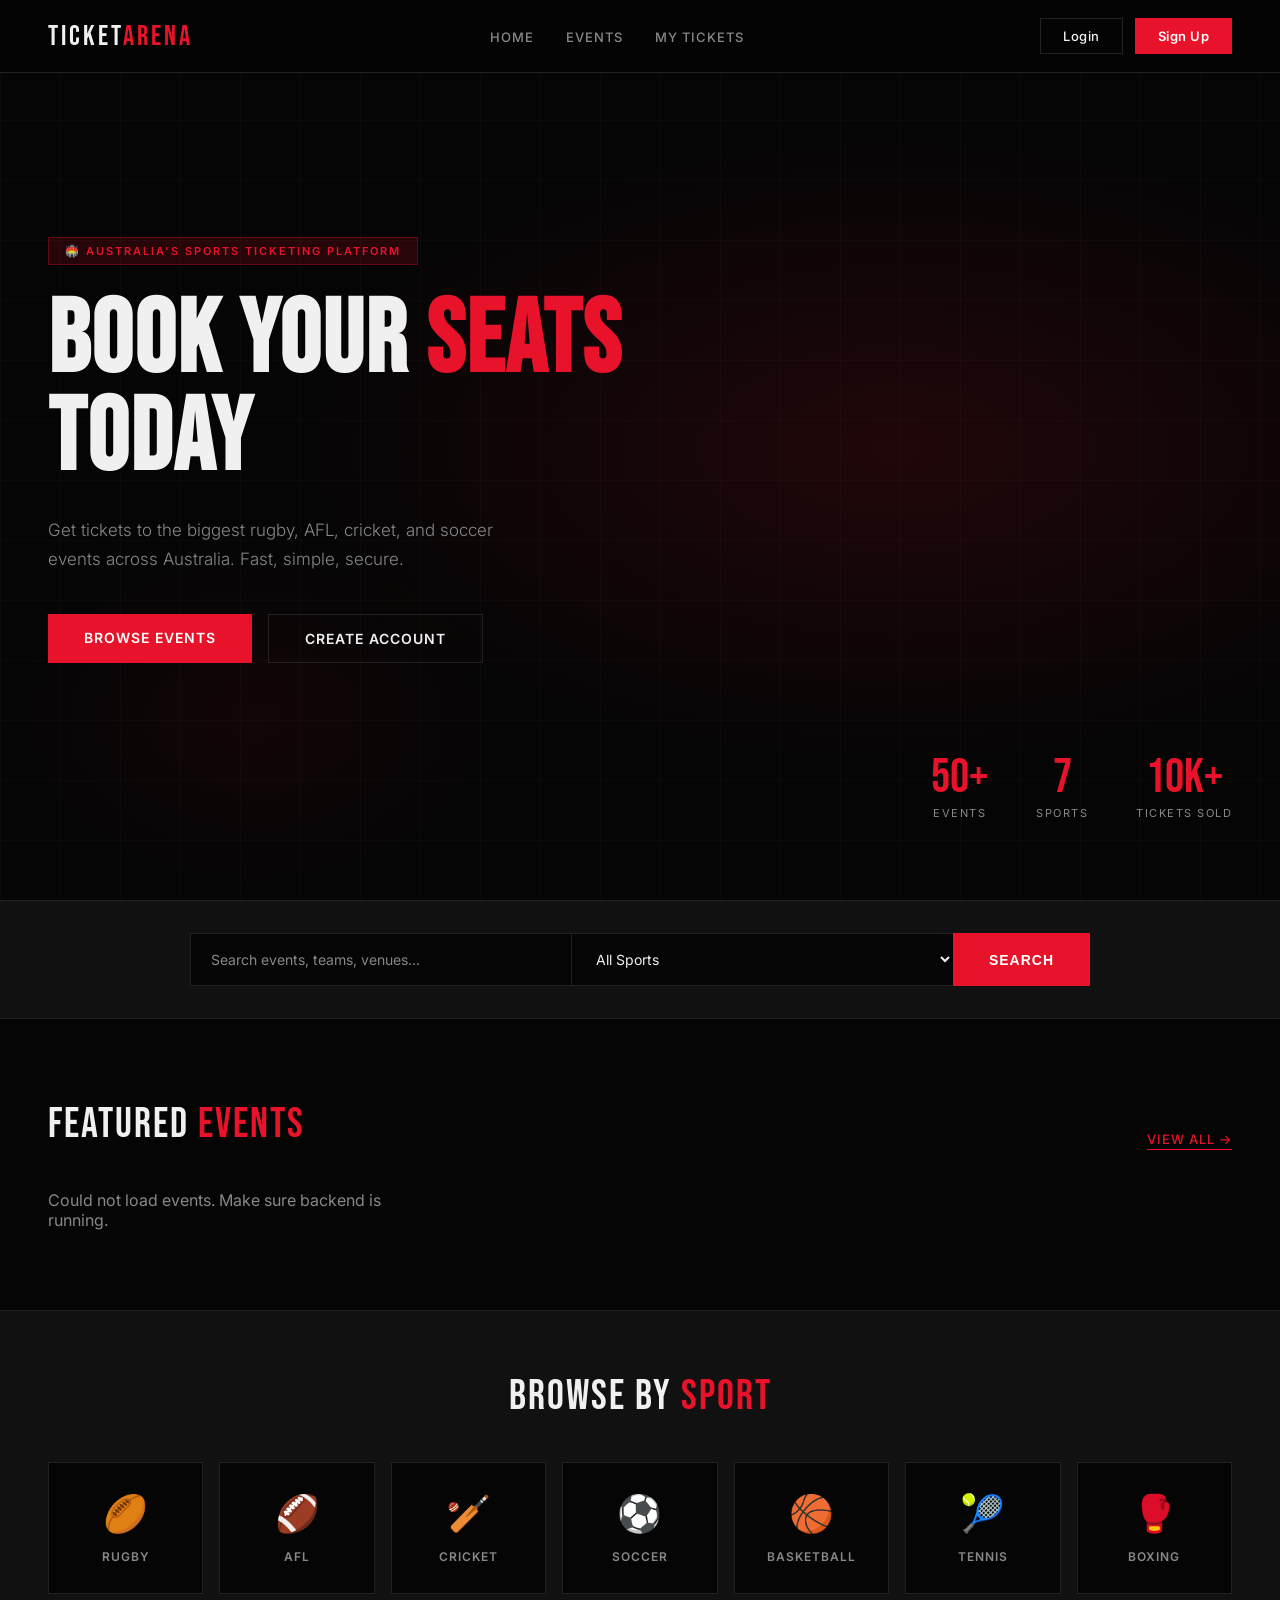
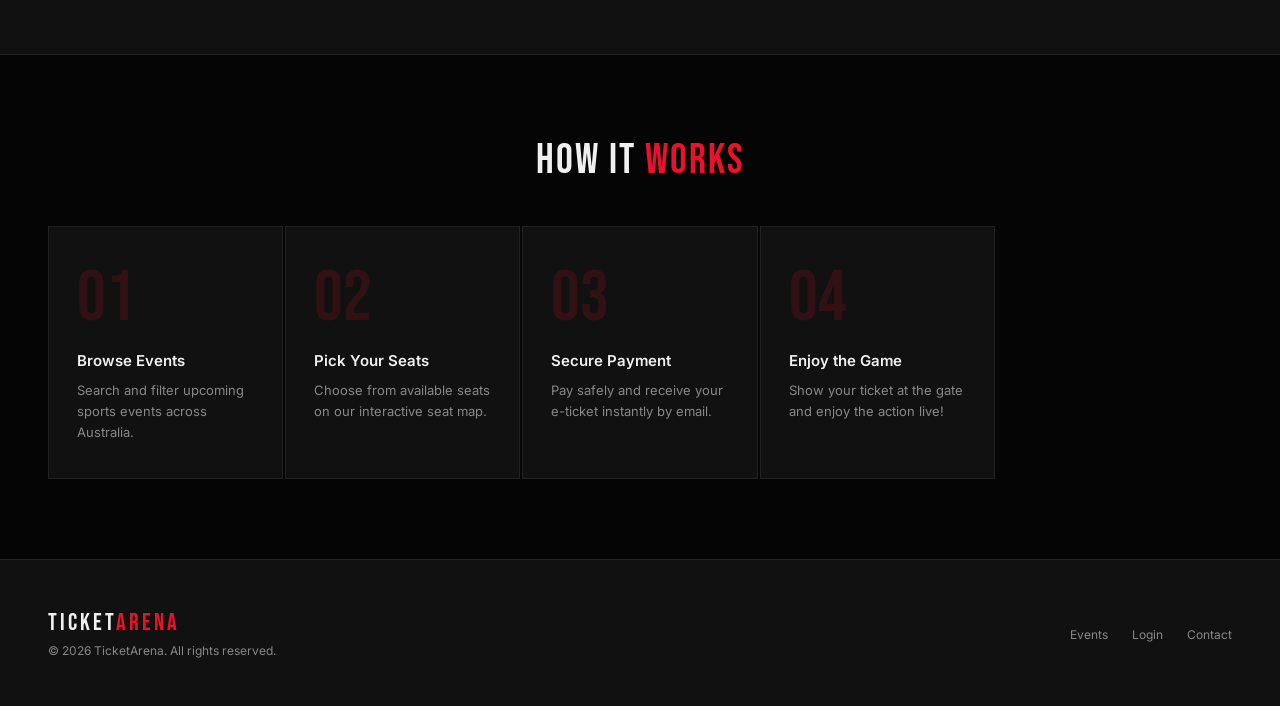
<file: index.html>
<!DOCTYPE html>
<html lang="en">
<head>
    <meta charset="UTF-8">
    <meta name="viewport" content="width=device-width, initial-scale=1.0">
    <title>Ticket Arena – Book Sports Tickets</title>
    <link rel="stylesheet" href="style.css">
    <link rel="stylesheet" href="home.css">
  
</head>
<body>

    <!-- NAVBAR -->
    <nav>
        <a href="index.html" class="logo">TICKET<span>ARENA</span></a>
        <ul class="nav-links">
            <li><a href="index.html">Home</a></li>
            <li><a href="events.html">Events</a></li>
            <li><a href="dashboard.html">My Tickets</a></li>
        </ul>
        <div class="nav-buttons">
            <a href="login.html" class="btn-outline">Login</a>
            <a href="login.html" class="btn-primary">Sign Up</a>
        </div>
    </nav>

    <!-- HERO -->
    <section class="hero">
        <div class="hero-bg"></div>
        <div class="hero-grid"></div>
        <div class="hero-content">
            <div class="hero-tag">🏟️ Australia's Sports Ticketing Platform</div>
            <h1>BOOK YOUR <span>SEATS</span> TODAY</h1>
            <p>Get tickets to the biggest rugby, AFL, cricket, and soccer events across Australia. Fast, simple, secure.</p>
            <div class="hero-buttons">
                <a href="events.html" class="btn-large primary">Browse Events</a>
                <a href="login.html" class="btn-large secondary">Create Account</a>
            </div>
        </div>
        <div class="hero-stats">
            <div class="stat">
                <div class="stat-number">50+</div>
                <div class="stat-label">Events</div>
            </div>
            <div class="stat">
                <div class="stat-number">7</div>
                <div class="stat-label">Sports</div>
            </div>
            <div class="stat">
                <div class="stat-number">10K+</div>
                <div class="stat-label">Tickets Sold</div>
            </div>
        </div>
    </section>

    <!-- SEARCH BAR -->
    <section class="search-section">
        <div class="search-bar">
            <input type="text" id="searchInput" placeholder="Search events, teams, venues...">
            <select id="sportFilter">
                <option value="">All Sports</option>
                <option value="Rugby">Rugby</option>
                <option value="AFL">AFL</option>
                <option value="Cricket">Cricket</option>
                <option value="Soccer">Soccer</option>
                <option value="Basketball">Basketball</option>
                <option value="Tennis">Tennis</option>
                <option value="Boxing">Boxing</option>
            </select>
            <button onclick="searchEvents()">Search</button>
        </div>
    </section>

    <!-- FEATURED EVENTS -->
    <section class="section">
        <div class="section-header">
            <div class="section-title">FEATURED <span>EVENTS</span></div>
            <a href="events.html" class="section-link">View All →</a>
        </div>
        <div class="events-grid" id="eventsGrid">
            <p style="color:var(--muted)">Loading events...</p>
        </div>
    </section>

    <!-- SPORTS GRID -->
    <section class="sports-section">
        <div class="section-title" style="text-align:center">BROWSE BY <span>SPORT</span></div>
        <div class="sports-grid">
            <a href="events.html?sport=Rugby" class="sport-card"><span class="sport-emoji">🏉</span><span class="sport-name">Rugby</span></a>
            <a href="events.html?sport=AFL" class="sport-card"><span class="sport-emoji">🏈</span><span class="sport-name">AFL</span></a>
            <a href="events.html?sport=Cricket" class="sport-card"><span class="sport-emoji">🏏</span><span class="sport-name">Cricket</span></a>
            <a href="events.html?sport=Soccer" class="sport-card"><span class="sport-emoji">⚽</span><span class="sport-name">Soccer</span></a>
            <a href="events.html?sport=Basketball" class="sport-card"><span class="sport-emoji">🏀</span><span class="sport-name">Basketball</span></a>
            <a href="events.html?sport=Tennis" class="sport-card"><span class="sport-emoji">🎾</span><span class="sport-name">Tennis</span></a>
            <a href="events.html?sport=Boxing" class="sport-card"><span class="sport-emoji">🥊</span><span class="sport-name">Boxing</span></a>
        </div>
    </section>

    <!-- HOW IT WORKS -->
    <section class="steps-section">
        <div class="section-title" style="text-align:center; margin-bottom:8px">HOW IT <span>WORKS</span></div>
        <div class="steps-grid">
            <div class="step"><div class="step-number">01</div><div class="step-title">Browse Events</div><div class="step-desc">Search and filter upcoming sports events across Australia.</div></div>
            <div class="step"><div class="step-number">02</div><div class="step-title">Pick Your Seats</div><div class="step-desc">Choose from available seats on our interactive seat map.</div></div>
            <div class="step"><div class="step-number">03</div><div class="step-title">Secure Payment</div><div class="step-desc">Pay safely and receive your e-ticket instantly by email.</div></div>
            <div class="step"><div class="step-number">04</div><div class="step-title">Enjoy the Game</div><div class="step-desc">Show your ticket at the gate and enjoy the action live!</div></div>
        </div>
    </section>

    <!-- FOOTER -->
    <footer>
        <div>
            <div class="footer-logo">TICKET<span>ARENA</span></div>
            <div class="footer-text">© 2026 TicketArena. All rights reserved.</div>
        </div>
        <ul class="footer-links">
            <li><a href="events.html">Events</a></li>
            <li><a href="login.html">Login</a></li>
            <li><a href="#">Contact</a></li>
        </ul>
    </footer>

    <script src="main.js"></script>
    <script>
async function loadFeaturedEvents() {
    const grid = document.getElementById('eventsGrid');
    try {
        const res = await fetch(`${API}/api/events`);
        const events = await res.json();

        if (!events.length) {
            grid.innerHTML = '<p style="color:var(--muted)">No events available.</p>';
            return;
        }

        // Show only first 4 events on homepage
        const featured = events.slice(0, 4);
        grid.innerHTML = featured.map(e => `
            <div class="event-card">
                <div class="event-sport">${e.sport}</div>
                <h3 class="event-title">${e.title}</h3>
                <div class="event-details">
                    <span>📅 ${new Date(e.event_date).toLocaleDateString('en-AU', {day:'numeric', month:'short', year:'numeric'})}</span>
                    <span>🏟️ ${e.venue}, ${e.city}</span>
                    <span>💺 ${e.available_seats} seats left</span>
                </div>
                <div class="event-footer">
                    <span class="event-price">$${parseFloat(e.price).toFixed(2)}</span>
                    <a href="booking.html?id=${e.id}" class="btn-primary">Book Now</a>
                </div>
            </div>
        `).join('');

    } catch (err) {
        grid.innerHTML = '<p style="color:var(--muted)">Could not load events. Make sure backend is running.</p>';
    }
}

loadFeaturedEvents();
</script>
</body>
</html>
</file>
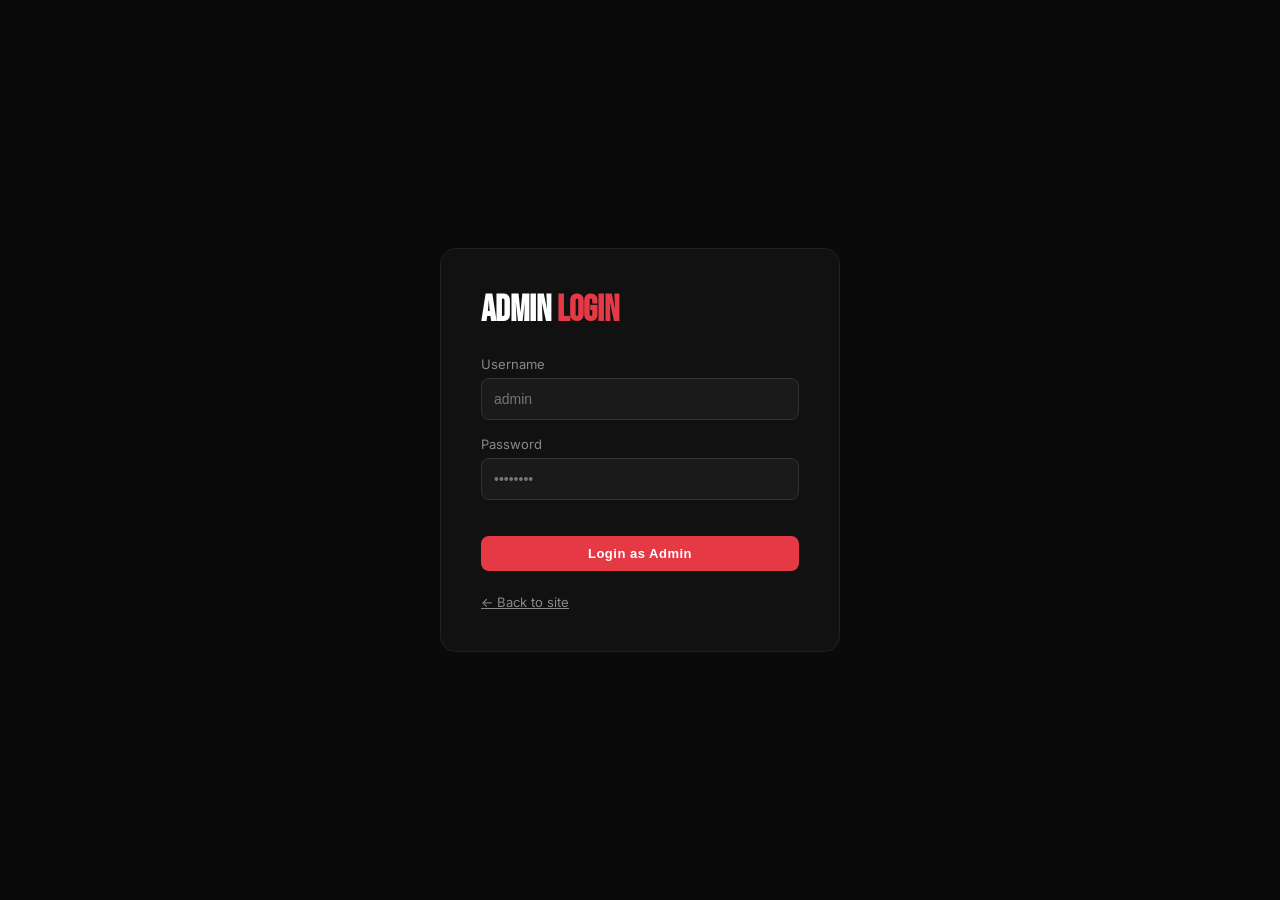
<file: admin.html>
<!DOCTYPE html>
<html lang="en">
<head>
    <meta charset="UTF-8">
    <meta name="viewport" content="width=device-width, initial-scale=1.0">
    <title>Admin Panel – Ticket Arena</title>
    <link rel="stylesheet" href="style.css">
    <style>
        body { font-family: 'Inter', sans-serif; background: #0a0a0a; color: #fff; }
        .admin-container { max-width: 1100px; margin: 0 auto; padding: 40px 24px; }
        .admin-header { display: flex; justify-content: space-between; align-items: center; margin-bottom: 32px; }
        .admin-title { font-family: 'Bebas Neue', sans-serif; font-size: 48px; }
        .admin-title span { color: #e63946; }
        table { width: 100%; border-collapse: collapse; background: #111; border-radius: 12px; overflow: hidden; margin-bottom: 32px; }
        th { background: #1a1a1a; padding: 14px 16px; text-align: left; font-size: 12px; text-transform: uppercase; color: #888; }
        td { padding: 14px 16px; border-bottom: 1px solid #222; font-size: 14px; }
        tr:last-child td { border-bottom: none; }
        .badge { padding: 4px 10px; border-radius: 20px; font-size: 11px; font-weight: 600; }
        .badge-green { background: #1a3a1a; color: #4caf50; }
        .badge-red { background: #3a1a1a; color: #f44336; }
        .btn-delete { background: transparent; border: 1px solid #f44336; color: #f44336; padding: 6px 14px; border-radius: 6px; cursor: pointer; font-size: 12px; }
        .btn-delete:hover { background: #f44336; color: white; }
        .btn-primary { background: #e63946; color: white; border: none; padding: 10px 20px; border-radius: 8px; cursor: pointer; font-weight: 600; }
        .btn-primary:hover { background: #c1121f; }
        .btn-logout { background: transparent; border: 1px solid #888; color: #888; padding: 8px 16px; border-radius: 6px; cursor: pointer; }

        /* Login Screen */
        .login-screen { display: flex; justify-content: center; align-items: center; min-height: 100vh; }
        .login-box { background: #111; border: 1px solid #222; border-radius: 16px; padding: 40px; width: 100%; max-width: 400px; }
        .login-box h2 { font-family: 'Bebas Neue', sans-serif; font-size: 36px; margin-bottom: 24px; }
        .login-box h2 span { color: #e63946; }
        .form-group { margin-bottom: 16px; }
        .form-group label { display: block; font-size: 13px; color: #888; margin-bottom: 6px; }
        .form-group input, .form-group select { width: 100%; padding: 12px; background: #1a1a1a; border: 1px solid #333; border-radius: 8px; color: white; font-size: 14px; box-sizing: border-box; }
        .error-msg { color: #f44336; font-size: 13px; margin-top: 8px; display: none; }

        /* Add Event Form */
        .add-event-form { background: #111; border: 1px solid #222; border-radius: 12px; padding: 24px; margin-bottom: 32px; }
        .add-event-form h3 { font-family: 'Bebas Neue', sans-serif; font-size: 28px; margin-bottom: 20px; }
        .form-grid { display: grid; grid-template-columns: 1fr 1fr; gap: 16px; }
        .section-title { font-family: 'Bebas Neue', sans-serif; font-size: 28px; margin-bottom: 16px; }
    </style>
</head>
<body>

<!-- LOGIN SCREEN -->
<div class="login-screen" id="loginScreen">
    <div class="login-box">
        <h2>ADMIN <span>LOGIN</span></h2>
        <div class="form-group">
            <label>Username</label>
            <input type="text" id="adminUser" placeholder="admin">
        </div>
        <div class="form-group">
            <label>Password</label>
            <input type="password" id="adminPass" placeholder="••••••••">
        </div>
        <div class="error-msg" id="loginError">Invalid credentials.</div>
        <br>
        <button class="btn-primary" style="width:100%" onclick="adminLogin()">Login as Admin</button>
        <br><br>
        <a href="index.html" style="color:#888;font-size:13px;">← Back to site</a>
    </div>
</div>

<!-- ADMIN PANEL -->
<div class="admin-container" id="adminPanel" style="display:none">
    <div class="admin-header">
        <div class="admin-title">ADMIN <span>PANEL</span></div>
        <div style="display:flex;gap:12px;align-items:center;">
            <span style="color:#888;font-size:14px;">🔐 Logged in as Admin</span>
            <button class="btn-logout" onclick="adminLogout()">Logout</button>
            <a href="index.html" style="color:#888;font-size:13px;">← Back to site</a>
        </div>
    </div>

    <!-- ADD EVENT FORM -->
    <div class="add-event-form">
        <h3>➕ ADD NEW EVENT</h3>
        <div class="form-grid">
            <div class="form-group">
                <label>Event Title</label>
                <input type="text" id="newTitle" placeholder="e.g. NRL Grand Final 2026">
            </div>
            <div class="form-group">
                <label>Sport Category</label>
                <select id="newCategory">
                    <option value="1">Cricket</option>
                    <option value="2">Football</option>
                    <option value="3">AFL</option>
                    <option value="4">Basketball</option>
                    <option value="5">Tennis</option>
                    <option value="6">Boxing</option>
                </select>
            </div>
            <div class="form-group">
                <label>Venue</label>
                <select id="newVenue">
                    <option value="1">MCG, Melbourne</option>
                    <option value="2">Accor Stadium, Sydney</option>
                    <option value="3">Rod Laver Arena, Melbourne</option>
                    <option value="4">Qudos Bank Arena, Sydney</option>
                    <option value="5">Marvel Stadium, Melbourne</option>
                </select>
            </div>
            <div class="form-group">
                <label>Event Date</label>
                <input type="date" id="newDate">
            </div>
            <div class="form-group">
                <label>Event Time</label>
                <input type="time" id="newTime">
            </div>
            <div class="form-group">
                <label>Price ($)</label>
                <input type="number" id="newPrice" placeholder="75">
            </div>
            <div class="form-group">
                <label>Total Seats</label>
                <input type="number" id="newSeats" placeholder="500">
            </div>
        </div>
        <br>
        <button class="btn-primary" onclick="addEvent()">➕ Add Event</button>
        <span id="addMsg" style="margin-left:16px;font-size:13px;color:#4caf50;display:none;">✅ Event added!</span>
    </div>

    <!-- EVENTS TABLE -->
    <div class="section-title">📋 ALL EVENTS</div>
    <table id="eventsTable">
        <thead>
            <tr>
                <th>ID</th>
                <th>Event</th>
                <th>Sport</th>
                <th>Venue</th>
                <th>Date</th>
                <th>Price</th>
                <th>Seats Left</th>
                <th>Status</th>
                <th>Action</th>
            </tr>
        </thead>
        <tbody id="eventsBody">
            <tr><td colspan="9" style="color:#888;text-align:center;">Loading...</td></tr>
        </tbody>
    </table>
</div>
<script>
const API = 'https://ticket-arena-backend-production.up.railway.app';
const ADMIN_TOKEN = 'admin123';

async function adminLogin() {
    const username = document.getElementById('adminUser').value.trim();
    const password = document.getElementById('adminPass').value.trim();

    if (username === 'admin' && password === 'admin123') {
        sessionStorage.setItem('isAdmin', 'true');
        document.getElementById('loginScreen').style.display = 'none';
        document.getElementById('adminPanel').style.display = 'block';
        loadEvents();
    } else {
        document.getElementById('loginError').style.display = 'block';
        document.getElementById('loginError').textContent = 'Invalid credentials.';
    }
}

async function loadEvents() {
    try {
        const res = await fetch(`${API}/api/events`);
        const events = await res.json();
        const tbody = document.getElementById('eventsBody');

        if (!events.length) {
            tbody.innerHTML = '<tr><td colspan="9" style="color:#888;text-align:center;">No events found.</td></tr>';
            return;
        }

        tbody.innerHTML = events.map(e => `
            <tr>
                <td style="color:#888">#${e.id}</td>
                <td style="font-weight:600">${e.title}</td>
                <td>${e.sport}</td>
                <td>${e.venue}</td>
                <td>${new Date(e.event_date).toLocaleDateString('en-AU', {day:'numeric', month:'short', year:'numeric'})}</td>
                <td style="color:#e63946;font-weight:600">$${parseFloat(e.price).toFixed(2)}</td>
                <td>${e.available_seats}</td>
                <td><span class="badge ${e.status === 'Available' ? 'badge-green' : 'badge-red'}">${e.status}</span></td>
                <td>
                    <button class="btn-delete" onclick="deleteEvent(${e.id}, '${e.title}')">🗑️ Delete</button>
                </td>
            </tr>
        `).join('');
    } catch (err) {
        document.getElementById('eventsBody').innerHTML = '<tr><td colspan="9" style="color:red">Could not load events. Backend may be sleeping — wait 30 seconds and refresh.</td></tr>';
    }
}

async function deleteEvent(id, title) {
    if (!confirm(`Are you sure you want to delete "${title}"?`)) return;

    try {
        const res = await fetch(`${API}/api/auth/admin/events/${id}`, {
            method: 'DELETE',
            headers: { 'admin-token': ADMIN_TOKEN },
            credentials: 'include'
        });
        const data = await res.json();
        if (res.ok) {
            alert('✅ Event deleted successfully!');
            loadEvents();
        } else {
            alert(data.error || 'Could not delete event.');
        }
    } catch (err) {
        alert('Cannot connect to server.');
    }
}

async function addEvent() {
    const event_title = document.getElementById('newTitle').value.trim();
    const category_id = document.getElementById('newCategory').value;
    const venue_id = document.getElementById('newVenue').value;
    const event_date = document.getElementById('newDate').value;
    const event_time = document.getElementById('newTime').value;
    const price = document.getElementById('newPrice').value;
    const total_seats = document.getElementById('newSeats').value;

    if (!event_title || !event_date || !event_time || !price || !total_seats) {
        alert('Please fill in all fields.');
        return;
    }

    try {
        const res = await fetch(`${API}/api/auth/admin/events`, {
            method: 'POST',
            headers: { 
                'Content-Type': 'application/json',
                'admin-token': ADMIN_TOKEN
            },
            credentials: 'include',
            body: JSON.stringify({ event_title, category_id, venue_id, event_date, event_time, price, total_seats })
        });
        const data = await res.json();
        if (res.ok) {
            document.getElementById('addMsg').style.display = 'inline';
            setTimeout(() => document.getElementById('addMsg').style.display = 'none', 3000);
            document.getElementById('newTitle').value = '';
            document.getElementById('newDate').value = '';
            document.getElementById('newTime').value = '';
            document.getElementById('newPrice').value = '';
            document.getElementById('newSeats').value = '';
            loadEvents();
        } else {
            alert(data.error || 'Could not add event.');
        }
    } catch (err) {
        alert('Cannot connect to server.');
    }
}

function adminLogout() {
    sessionStorage.removeItem('isAdmin');
    document.getElementById('adminPanel').style.display = 'none';
    document.getElementById('loginScreen').style.display = 'flex';
}

// Check if already logged in
window.addEventListener('DOMContentLoaded', () => {
    if (sessionStorage.getItem('isAdmin') === 'true') {
        document.getElementById('loginScreen').style.display = 'none';
        document.getElementById('adminPanel').style.display = 'block';
        loadEvents();
    }
});
</script>

</body>
</html>
</file>
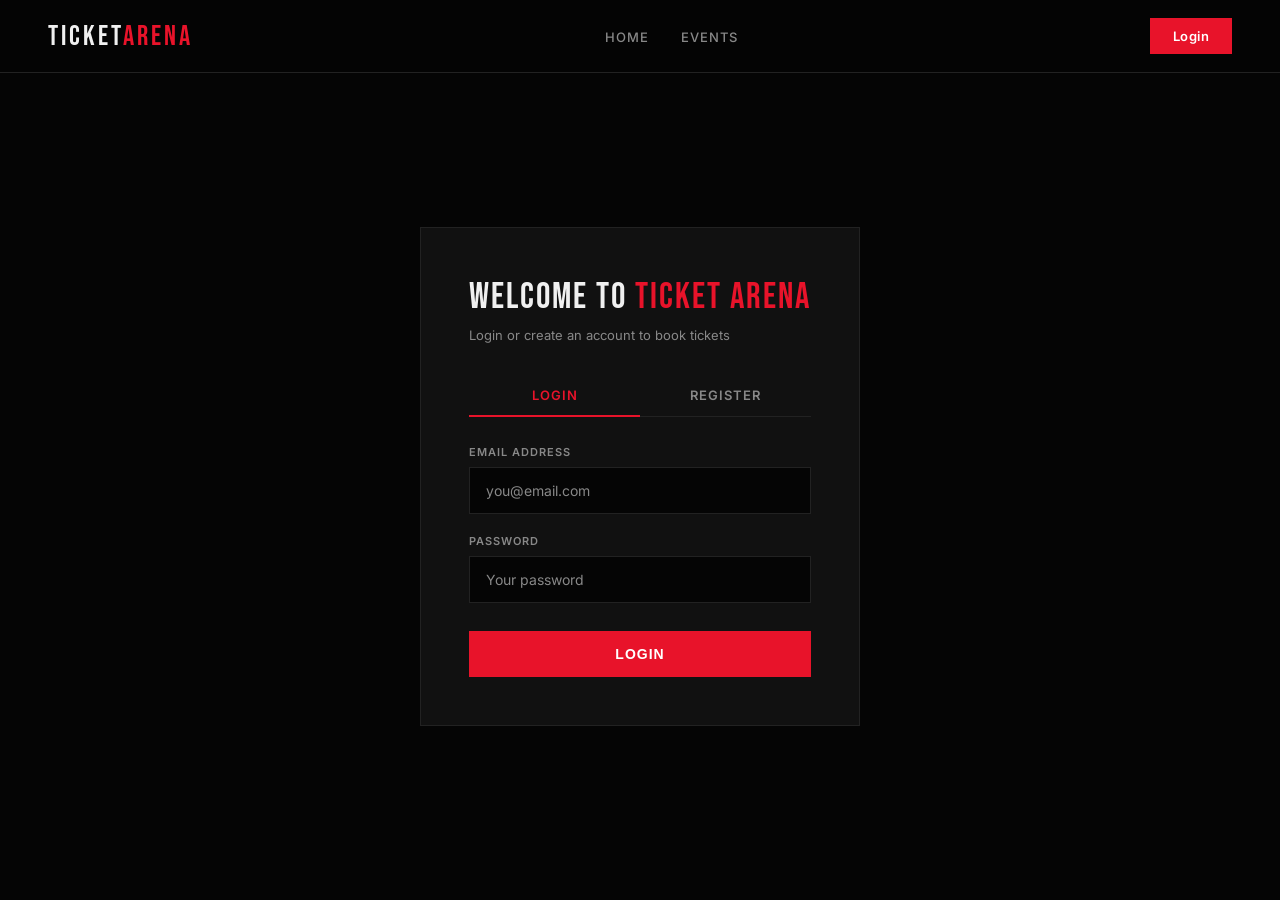
<file: dashboard.html>
<!DOCTYPE html>
<html lang="en">
<head>
    <meta charset="UTF-8">
    <meta name="viewport" content="width=device-width, initial-scale=1.0">
    <title>My Tickets – Ticket Arena</title>
    <link rel="stylesheet" href="style.css">
</head>
<body>
    <nav>
        <a href="index.html" class="logo">TICKET<span>ARENA</span></a>
        <ul class="nav-links">
            <li><a href="index.html">Home</a></li>
            <li><a href="events.html">Events</a></li>
            <li><a href="dashboard.html">My Tickets</a></li>
        </ul>
        <div class="nav-buttons">
            <a href="login.html" class="btn-outline">Login</a>
        </div>
    </nav>

    <main style="max-width:1100px;margin:0 auto;padding:130px 24px 60px;">
        <div style="margin-bottom:28px;">
            <h1 style="font-family:'Bebas Neue',sans-serif;font-size:56px;letter-spacing:2px;">MY <span style="color:var(--red);">TICKETS</span></h1>
            <p style="color:var(--muted);margin-top:8px;">Your recent bookings will appear here.</p>
        </div>
        <div id="ticketList"></div>
    </main>

    <footer>
        <div>
            <div class="footer-logo">TICKET<span>ARENA</span></div>
            <div class="footer-text">© 2026 TicketArena. All rights reserved.</div>
        </div>
        <ul class="footer-links">
            <li><a href="events.html">Events</a></li>
            <li><a href="index.html">Home</a></li>
        </ul>
    </footer>

    <script src="main.js"></script>
    <script>


async function loadMyTickets() {
    const user = JSON.parse(sessionStorage.getItem('user') || '{}');
    const list = document.getElementById('ticketList');

    if (!user.id && !user.full_name) {
        list.innerHTML = '<p style="color:var(--muted)">Please <a href="login.html" style="color:var(--red)">log in</a> to see your tickets.</p>';
        return;
    }

    try {
        const res = await fetch(`${API}/api/bookings/my?user_id=${user.id}`, {
            credentials: 'include'
        });
        const bookings = await res.json();

        if (!bookings.length) {
            list.innerHTML = '<p style="color:var(--muted)">No bookings yet. <a href="events.html" style="color:var(--red)">Browse events →</a></p>';
            return;
        }

        list.innerHTML = bookings.map(b => `
            <div style="background:var(--card);border:1px solid var(--border);border-radius:12px;padding:24px;margin-bottom:20px;display:flex;justify-content:space-between;align-items:center;flex-wrap:wrap;gap:16px;">
                <div>
                    <div style="color:var(--red);font-size:12px;font-weight:600;text-transform:uppercase;margin-bottom:6px;">${b.sport}</div>
                    <div style="font-family:'Bebas Neue',sans-serif;font-size:28px;letter-spacing:1px;">${b.event_title}</div>
                    <div style="color:var(--muted);margin-top:6px;font-size:14px;">
                        📅 ${new Date(b.event_date).toLocaleDateString('en-AU', {day:'numeric', month:'short', year:'numeric'})}
                        &nbsp;|&nbsp; 🏟️ ${b.venue}, ${b.city}
                        &nbsp;|&nbsp; 🎟️ ${b.quantity} ticket${b.quantity > 1 ? 's' : ''}
                    </div>
                    <div style="margin-top:8px;">
                        <span style="background:${b.status === 'Confirmed' ? '#1a3a1a' : '#3a1a1a'};color:${b.status === 'Confirmed' ? '#4caf50' : '#f44336'};padding:4px 12px;border-radius:20px;font-size:12px;font-weight:600;">${b.status}</span>
                    </div>
                </div>
                <div style="text-align:right;">
                    <div style="font-family:'Bebas Neue',sans-serif;font-size:36px;color:var(--red);">$${parseFloat(b.total_amount).toFixed(2)}</div>
                    <div style="color:var(--muted);font-size:12px;">Booking #${b.id}</div>
                    <div style="color:var(--muted);font-size:12px;margin-bottom:12px;">Booked: ${new Date(b.created_at).toLocaleDateString('en-AU')}</div>
                    ${b.status === 'Confirmed' ? `
                        <button 
                            onclick="cancelBooking(${b.id}, ${user.id})"
                            style="background:transparent;border:1px solid #f44336;color:#f44336;padding:8px 16px;border-radius:6px;cursor:pointer;font-size:13px;font-weight:600;transition:all 0.2s;"
                            onmouseover="this.style.background='#f44336';this.style.color='white'"
                            onmouseout="this.style.background='transparent';this.style.color='#f44336'"
                        >Cancel Booking</button>
                    ` : `
                        <span style="color:#f44336;font-size:13px;font-weight:600;">CANCELLED</span>
                    `}
                </div>
            </div>
        `).join('');

    } catch (err) {
        list.innerHTML = '<p style="color:red">Could not load tickets. Make sure backend is running.</p>';
    }
}

async function cancelBooking(bookingId, userId) {
    const confirmed = confirm('Are you sure you want to cancel this booking? This cannot be undone.');
    if (!confirmed) return;

    try {
        const res = await fetch(`${API}/api/bookings/${bookingId}/cancel?user_id=${userId}`, {
            method: 'PUT',
            credentials: 'include'
        });
        const data = await res.json();

        if (res.ok) {
            alert('✅ Booking cancelled successfully. Seats have been released.');
            loadMyTickets(); // Refresh the list
        } else {
            alert(data.error || 'Could not cancel booking.');
        }
    } catch (err) {
        alert('Cannot connect to server. Make sure backend is running.');
    }
}

loadMyTickets();
</script>
</body>
</html>
</file>
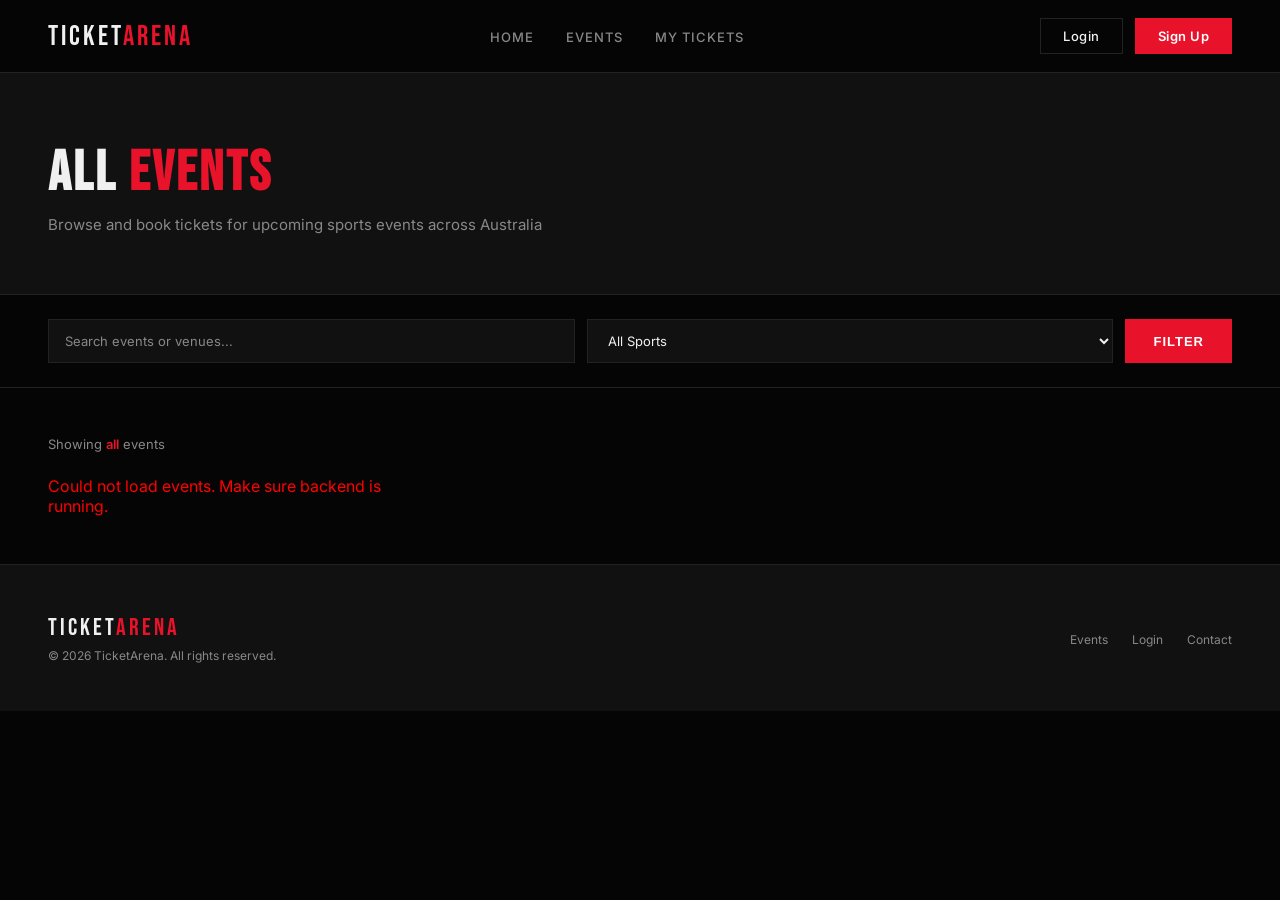
<file: events.html>
<!DOCTYPE html>
<html lang="en">
<head>
    <meta charset="UTF-8">
    <meta name="viewport" content="width=device-width, initial-scale=1.0">
    <title>Events – Ticket Arena</title>
    <link rel="stylesheet" href="style.css">
    <link rel="stylesheet" href="events.css">
</head>
<body>

    <!-- NAVBAR -->
    <nav>
        <a href="index.html" class="logo">TICKET<span>ARENA</span></a>
        <ul class="nav-links">
            <li><a href="index.html">Home</a></li>
            <li><a href="events.html">Events</a></li>
            <li><a href="dashboard.html">My Tickets</a></li>
        </ul>
        <div class="nav-buttons">
            <a href="login.html" class="btn-outline">Login</a>
            <a href="login.html" class="btn-primary">Sign Up</a>
        </div>
    </nav>

    <!-- PAGE HEADER -->
    <div class="page-header">
        <h1>ALL <span>EVENTS</span></h1>
        <p>Browse and book tickets for upcoming sports events across Australia</p>
    </div>

    <!-- FILTERS -->
    <div class="filters-bar">
        <input type="text" id="searchInput" placeholder="Search events or venues...">
        <select id="sportFilter">
            <option value="">All Sports</option>
            <option value="Rugby">Rugby</option>
            <option value="AFL">AFL</option>
            <option value="Cricket">Cricket</option>
            <option value="Soccer">Soccer</option>
            <option value="Basketball">Basketball</option>
            <option value="Tennis">Tennis</option>
            <option value="Boxing">Boxing</option>
        </select>
        <button onclick="searchEvents()">Filter</button>
    </div>

    <!-- EVENTS GRID -->
    <div class="events-section">
        <div class="results-count">Showing <span id="resultCount">all</span> events</div>
        <div class="events-grid" id="eventsGrid">
            <p style="color:var(--muted)">Loading events...</p>
        </div>
    </div>

    <!-- FOOTER -->
    <footer>
        <div>
            <div class="footer-logo">TICKET<span>ARENA</span></div>
            <div class="footer-text">© 2026 TicketArena. All rights reserved.</div>
        </div>
        <ul class="footer-links">
            <li><a href="events.html">Events</a></li>
            <li><a href="login.html">Login</a></li>
            <li><a href="#">Contact</a></li>
        </ul>
    </footer>

    <script src="main.js"></script>
    <script>


async function loadEvents(sport = '') {
    const grid = document.getElementById('eventsGrid');
    grid.innerHTML = '<p style="color:var(--muted)">Loading events...</p>';
    
    try {
        const url = sport ? `${API}/api/events?sport=${sport}` : `${API}/api/events`;
        const res = await fetch(url);
        const events = await res.json();
        
        document.getElementById('resultCount').textContent = events.length;
        
        if (events.length === 0) {
            grid.innerHTML = '<p style="color:var(--muted)">No events found.</p>';
            return;
        }
        
        grid.innerHTML = events.map(e => `
            <div class="event-card">
                <div class="event-sport">${e.sport}</div>
                <h3 class="event-title">${e.title}</h3>
                <div class="event-details">
                    <span>📅 ${new Date(e.event_date).toLocaleDateString('en-AU', {day:'numeric', month:'short', year:'numeric'})}</span>
                    <span>🏟️ ${e.venue}, ${e.city}</span>
                    <span>💺 ${e.available_seats} seats left</span>
                </div>
                <div class="event-footer">
                    <span class="event-price">$${parseFloat(e.price).toFixed(2)}</span>
                    <a href="booking.html?id=${e.id}" class="btn-primary">Book Now</a>
                </div>
            </div>
        `).join('');
        
    } catch (err) {
        grid.innerHTML = '<p style="color:red">Could not load events. Make sure backend is running.</p>';
    }
}

function searchEvents() {
    const sport = document.getElementById('sportFilter').value;
    loadEvents(sport);
}

document.getElementById('searchInput').addEventListener('input', function() {
    const search = this.value.toLowerCase();
    document.querySelectorAll('.event-card').forEach(card => {
        const text = card.textContent.toLowerCase();
        card.style.display = text.includes(search) ? 'block' : 'none';
    });
});

loadEvents();
</script>
</body>
</html>
</file>
<file: style.css>
@import url('https://fonts.googleapis.com/css2?family=Bebas+Neue&family=Inter:wght@300;400;500;600&display=swap');

/* ── CSS VARIABLES ── */
:root {
    --red: #e8132a;
    --dark: #0a0a0a;
    --darker: #050505;
    --card: #111111;
    --border: #222222;
    --text: #f0f0f0;
    --muted: #888888;
    --gold: #f5c518;
}

* { margin: 0; padding: 0; box-sizing: border-box; }

body {
    font-family: 'Inter', sans-serif;
    background: var(--darker);
    color: var(--text);
    overflow-x: hidden;
}

/* ── NAVBAR ── */
nav {
    position: fixed;
    top: 0; left: 0; right: 0;
    z-index: 100;
    display: flex;
    justify-content: space-between;
    align-items: center;
    padding: 18px 48px;
    background: rgba(5,5,5,0.92);
    backdrop-filter: blur(12px);
    border-bottom: 1px solid var(--border);
}

.logo {
    font-family: 'Bebas Neue', sans-serif;
    font-size: 28px;
    letter-spacing: 3px;
    color: var(--text);
    text-decoration: none;
}

.logo span { color: var(--red); }

.nav-links {
    display: flex;
    gap: 32px;
    list-style: none;
}

.nav-links a {
    color: var(--muted);
    text-decoration: none;
    font-size: 13px;
    font-weight: 500;
    letter-spacing: 1px;
    text-transform: uppercase;
    transition: color 0.2s;
}

.nav-links a:hover { color: var(--text); }

.nav-buttons { display: flex; gap: 12px; align-items: center; }

/* ── SHARED BUTTONS ── */
.btn-outline {
    padding: 9px 22px;
    border: 1px solid var(--border);
    background: transparent;
    color: var(--text);
    font-size: 13px;
    font-weight: 500;
    cursor: pointer;
    text-decoration: none;
    transition: all 0.2s;
    letter-spacing: 0.5px;
}

.btn-outline:hover { border-color: var(--red); color: var(--red); }

.btn-primary {
    padding: 9px 22px;
    background: var(--red);
    border: 1px solid var(--red);
    color: white;
    font-size: 13px;
    font-weight: 600;
    cursor: pointer;
    text-decoration: none;
    transition: all 0.2s;
    letter-spacing: 0.5px;
}

.btn-primary:hover { background: #c0101f; }

.btn-large {
    padding: 15px 36px;
    font-size: 14px;
    font-weight: 600;
    letter-spacing: 1px;
    text-transform: uppercase;
    cursor: pointer;
    text-decoration: none;
    transition: all 0.2s;
    display: inline-block;
}

.btn-large.primary { background: var(--red); color: white; border: none; }
.btn-large.primary:hover { background: #c0101f; transform: translateY(-1px); }
.btn-large.secondary { background: transparent; color: var(--text); border: 1px solid var(--border); }
.btn-large.secondary:hover { border-color: var(--text); }

/* ── FOOTER ── */
footer {
    background: var(--card);
    border-top: 1px solid var(--border);
    padding: 48px;
    display: flex;
    justify-content: space-between;
    align-items: center;
    flex-wrap: wrap;
    gap: 20px;
}

.footer-logo {
    font-family: 'Bebas Neue', sans-serif;
    font-size: 24px;
    letter-spacing: 3px;
}

.footer-logo span { color: var(--red); }
.footer-text { font-size: 12px; color: var(--muted); margin-top: 6px; }

.footer-links { display: flex; gap: 24px; list-style: none; }

.footer-links a {
    color: var(--muted);
    text-decoration: none;
    font-size: 12px;
    transition: color 0.2s;
}

.footer-links a:hover { color: var(--text); }

/* ── SHARED ANIMATION ── */
@keyframes fadeUp {
    from { opacity: 0; transform: translateY(30px); }
    to { opacity: 1; transform: translateY(0); }
}
</file>
<file: home.css>
/* ── HERO ── */
.hero {
    min-height: 100vh;
    display: flex;
    align-items: center;
    position: relative;
    overflow: hidden;
    padding: 0 48px;
}

.hero-bg {
    position: absolute;
    inset: 0;
    background:
        radial-gradient(ellipse 80% 60% at 70% 50%, rgba(232,19,42,0.12) 0%, transparent 60%),
        radial-gradient(ellipse 40% 40% at 20% 80%, rgba(232,19,42,0.06) 0%, transparent 50%),
        var(--darker);
}

.hero-grid {
    position: absolute;
    inset: 0;
    background-image:
        linear-gradient(rgba(255,255,255,0.02) 1px, transparent 1px),
        linear-gradient(90deg, rgba(255,255,255,0.02) 1px, transparent 1px);
    background-size: 60px 60px;
}

.hero-content {
    position: relative;
    z-index: 2;
    max-width: 700px;
    animation: fadeUp 0.8s ease forwards;
}

.hero-tag {
    display: inline-block;
    background: rgba(232,19,42,0.15);
    border: 1px solid rgba(232,19,42,0.3);
    color: var(--red);
    font-size: 11px;
    font-weight: 600;
    letter-spacing: 2px;
    text-transform: uppercase;
    padding: 6px 16px;
    margin-bottom: 28px;
}

.hero h1 {
    font-family: 'Bebas Neue', sans-serif;
    font-size: clamp(64px, 8vw, 110px);
    line-height: 0.95;
    letter-spacing: 2px;
    margin-bottom: 28px;
}

.hero h1 span { color: var(--red); }

.hero p {
    font-size: 17px;
    color: var(--muted);
    line-height: 1.7;
    max-width: 500px;
    margin-bottom: 40px;
    font-weight: 300;
}

.hero-buttons { display: flex; gap: 16px; flex-wrap: wrap; }

.hero-stats {
    position: absolute;
    right: 48px;
    bottom: 80px;
    display: flex;
    gap: 48px;
    z-index: 2;
}

.stat { text-align: center; }

.stat-number {
    font-family: 'Bebas Neue', sans-serif;
    font-size: 48px;
    color: var(--red);
    line-height: 1;
}

.stat-label {
    font-size: 11px;
    color: var(--muted);
    letter-spacing: 1.5px;
    text-transform: uppercase;
    margin-top: 4px;
}

/* ── SEARCH BAR ── */
.search-section {
    background: var(--card);
    border-top: 1px solid var(--border);
    border-bottom: 1px solid var(--border);
    padding: 32px 48px;
}

.search-bar {
    display: flex;
    max-width: 900px;
    margin: 0 auto;
}

.search-bar input,
.search-bar select {
    flex: 1;
    padding: 16px 20px;
    background: var(--darker);
    border: 1px solid var(--border);
    border-right: none;
    color: var(--text);
    font-size: 14px;
    font-family: 'Inter', sans-serif;
    outline: none;
}

.search-bar input::placeholder { color: var(--muted); }
.search-bar select option { background: var(--darker); }

.search-bar button {
    padding: 16px 36px;
    background: var(--red);
    color: white;
    border: none;
    font-size: 14px;
    font-weight: 600;
    cursor: pointer;
    letter-spacing: 1px;
    text-transform: uppercase;
    transition: background 0.2s;
}

.search-bar button:hover { background: #c0101f; }

/* ── SECTIONS ── */
.section { padding: 80px 48px; }

.section-header {
    display: flex;
    justify-content: space-between;
    align-items: flex-end;
    margin-bottom: 40px;
}

.section-title {
    font-family: 'Bebas Neue', sans-serif;
    font-size: 42px;
    letter-spacing: 2px;
}

.section-title span { color: var(--red); }

.section-link {
    color: var(--red);
    text-decoration: none;
    font-size: 13px;
    font-weight: 500;
    letter-spacing: 1px;
    text-transform: uppercase;
    border-bottom: 1px solid var(--red);
    padding-bottom: 2px;
}

/* ── EVENT CARDS ── */
.events-grid {
    display: grid;
    grid-template-columns: repeat(auto-fill, minmax(320px, 1fr));
    gap: 20px;
}

.event-card {
    background: var(--card);
    border: 1px solid var(--border);
    overflow: hidden;
    transition: transform 0.2s, border-color 0.2s;
    cursor: pointer;
}

.event-card:hover { transform: translateY(-4px); border-color: var(--red); }

.event-image {
    height: 180px;
    background: linear-gradient(135deg, #1a1a1a, #2a2a2a);
    display: flex;
    align-items: center;
    justify-content: center;
    position: relative;
}

.event-sport-badge {
    position: absolute;
    top: 12px; left: 12px;
    background: var(--red);
    color: white;
    font-size: 10px;
    font-weight: 700;
    letter-spacing: 1.5px;
    text-transform: uppercase;
    padding: 4px 10px;
}

.event-icon { font-size: 64px; opacity: 0.3; }

.event-info { padding: 20px; }

.event-title {
    font-family: 'Bebas Neue', sans-serif;
    font-size: 22px;
    letter-spacing: 1px;
    margin-bottom: 8px;
}

.event-meta { display: flex; flex-direction: column; gap: 4px; margin-bottom: 16px; }

.event-meta span {
    font-size: 12px;
    color: var(--muted);
    display: flex;
    align-items: center;
    gap: 6px;
}

.event-footer {
    display: flex;
    justify-content: space-between;
    align-items: center;
    padding-top: 16px;
    border-top: 1px solid var(--border);
}

.event-price {
    font-family: 'Bebas Neue', sans-serif;
    font-size: 24px;
    color: var(--gold);
}

.event-price small {
    font-family: 'Inter', sans-serif;
    font-size: 11px;
    color: var(--muted);
    font-weight: 400;
    display: block;
    line-height: 1;
}

.btn-book {
    padding: 8px 20px;
    background: var(--red);
    color: white;
    border: none;
    font-size: 12px;
    font-weight: 600;
    cursor: pointer;
    letter-spacing: 1px;
    text-transform: uppercase;
    text-decoration: none;
    transition: background 0.2s;
    display: inline-block;
}

.btn-book:hover { background: #c0101f; }

/* ── SPORTS GRID ── */
.sports-section {
    padding: 60px 48px;
    background: var(--card);
    border-top: 1px solid var(--border);
    border-bottom: 1px solid var(--border);
}

.sports-grid {
    display: grid;
    grid-template-columns: repeat(auto-fill, minmax(140px, 1fr));
    gap: 16px;
    margin-top: 40px;
}

.sport-card {
    background: var(--darker);
    border: 1px solid var(--border);
    padding: 28px 16px;
    text-align: center;
    cursor: pointer;
    transition: all 0.2s;
    text-decoration: none;
    color: var(--text);
    display: block;
}

.sport-card:hover { border-color: var(--red); background: rgba(232,19,42,0.05); }
.sport-emoji { font-size: 36px; margin-bottom: 10px; display: block; }
.sport-name { font-size: 12px; font-weight: 600; letter-spacing: 1px; text-transform: uppercase; color: var(--muted); }

/* ── HOW IT WORKS ── */
.steps-section { padding: 80px 48px; }

.steps-grid {
    display: grid;
    grid-template-columns: repeat(auto-fill, minmax(220px, 1fr));
    gap: 2px;
    margin-top: 40px;
}

.step {
    background: var(--card);
    padding: 36px 28px;
    border: 1px solid var(--border);
}

.step-number {
    font-family: 'Bebas Neue', sans-serif;
    font-size: 72px;
    color: rgba(232,19,42,0.15);
    line-height: 1;
    margin-bottom: 16px;
}

.step-title { font-size: 15px; font-weight: 600; margin-bottom: 10px; }
.step-desc { font-size: 13px; color: var(--muted); line-height: 1.6; }
</file>
<file: events.css>
/* ── PAGE HEADER ── */
.page-header {
    padding: 140px 48px 60px;
    background: var(--card);
    border-bottom: 1px solid var(--border);
}

.page-header h1 {
    font-family: 'Bebas Neue', sans-serif;
    font-size: 56px;
    letter-spacing: 3px;
}

.page-header h1 span { color: var(--red); }
.page-header p { color: var(--muted); font-size: 15px; margin-top: 8px; }

/* ── FILTERS BAR ── */
.filters-bar {
    display: flex;
    gap: 12px;
    padding: 24px 48px;
    background: var(--darker);
    border-bottom: 1px solid var(--border);
    flex-wrap: wrap;
}

.filters-bar input,
.filters-bar select {
    padding: 12px 16px;
    background: var(--card);
    border: 1px solid var(--border);
    color: var(--text);
    font-size: 13px;
    font-family: 'Inter', sans-serif;
    outline: none;
    flex: 1;
    min-width: 150px;
}

.filters-bar input::placeholder { color: var(--muted); }
.filters-bar select option { background: var(--card); }

.filters-bar button {
    padding: 12px 28px;
    background: var(--red);
    color: white;
    border: none;
    font-size: 13px;
    font-weight: 600;
    cursor: pointer;
    letter-spacing: 1px;
    text-transform: uppercase;
    transition: background 0.2s;
}

.filters-bar button:hover { background: #c0101f; }

/* ── EVENTS GRID ── */
.events-section { padding: 48px; }

.results-count {
    font-size: 13px;
    color: var(--muted);
    margin-bottom: 24px;
}

.results-count span { color: var(--red); font-weight: 600; }

.events-grid {
    display: grid;
    grid-template-columns: repeat(auto-fill, minmax(320px, 1fr));
    gap: 20px;
}

.event-card {
    background: var(--card);
    border: 1px solid var(--border);
    overflow: hidden;
    transition: transform 0.2s, border-color 0.2s;
    cursor: pointer;
}

.event-card:hover { transform: translateY(-4px); border-color: var(--red); }

.event-image {
    height: 180px;
    background: linear-gradient(135deg, #1a1a1a, #2a2a2a);
    display: flex;
    align-items: center;
    justify-content: center;
    position: relative;
}

.event-sport-badge {
    position: absolute;
    top: 12px; left: 12px;
    background: var(--red);
    color: white;
    font-size: 10px;
    font-weight: 700;
    letter-spacing: 1.5px;
    text-transform: uppercase;
    padding: 4px 10px;
}

.event-icon { font-size: 64px; opacity: 0.3; }

.event-info { padding: 20px; }

.event-title {
    font-family: 'Bebas Neue', sans-serif;
    font-size: 22px;
    letter-spacing: 1px;
    margin-bottom: 8px;
}

.event-meta { display: flex; flex-direction: column; gap: 4px; margin-bottom: 16px; }

.event-meta span {
    font-size: 12px;
    color: var(--muted);
    display: flex;
    align-items: center;
    gap: 6px;
}

.event-footer {
    display: flex;
    justify-content: space-between;
    align-items: center;
    padding-top: 16px;
    border-top: 1px solid var(--border);
}

.event-price {
    font-family: 'Bebas Neue', sans-serif;
    font-size: 24px;
    color: var(--gold);
}

.event-price small {
    font-family: 'Inter', sans-serif;
    font-size: 11px;
    color: var(--muted);
    font-weight: 400;
    display: block;
    line-height: 1;
}

.btn-book {
    padding: 8px 20px;
    background: var(--red);
    color: white;
    border: none;
    font-size: 12px;
    font-weight: 600;
    cursor: pointer;
    letter-spacing: 1px;
    text-transform: uppercase;
    text-decoration: none;
    transition: background 0.2s;
    display: inline-block;
}

.btn-book:hover { background: #c0101f; }

/* ── NO RESULTS ── */
.no-results {
    text-align: center;
    padding: 80px 48px;
    color: var(--muted);
}

.no-results h3 {
    font-family: 'Bebas Neue', sans-serif;
    font-size: 32px;
    margin-bottom: 12px;
    color: var(--text);
}
</file>
